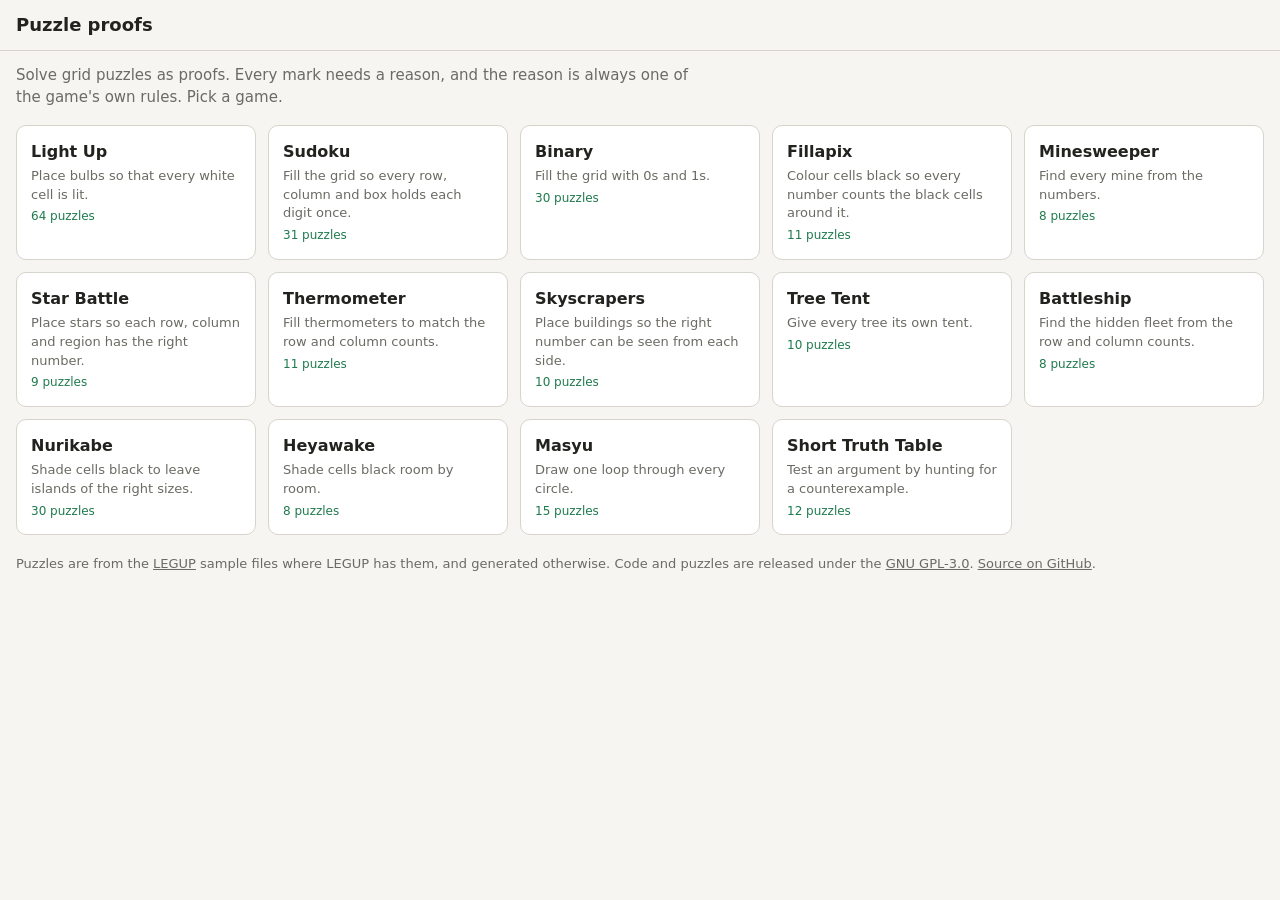
<file: index.html>
<!doctype html>
<html lang="en">
<head>
<meta charset="utf-8">
<meta name="viewport" content="width=device-width, initial-scale=1">
<title>Puzzle proofs</title>
<link rel="stylesheet" href="style.css?v=21">
</head>
<body>
<canvas id="fx"></canvas>

<div id="win" role="dialog" aria-modal="true" aria-labelledby="win-title">
  <div class="card">
    <h2 id="win-title">Solved!</h2>
    <p id="win-text"></p>
    <label for="win-pick">Next puzzle</label>
    <select id="win-pick"></select>
    <div class="row">
      <button id="win-close">Stay here</button>
      <button id="win-start" class="primary">Start</button>
    </div>
  </div>
</div>

<section id="home">
  <header><h1>Puzzle proofs</h1></header>
  <p class="lead">Solve grid puzzles as proofs. Every mark needs a reason, and the reason is always one of the game's own rules. Pick a game.</p>
  <div id="cards"></div>
  <footer id="foot-home"></footer>
</section>

<section id="play" hidden>
  <header>
    <button id="to-home">All games</button>
    <h1 id="game-title"></h1>
    <label>Puzzle <select id="pick"></select></label>
    <button id="restart">Restart</button>
    <button id="to-make">New puzzle…</button>
    <button id="del-mine" hidden>Delete this puzzle</button>
    <button id="show-demo">Show demo</button>
    <button id="copystate">Copy State as Text</button>
  </header>
  <main>
    <div class="left">
      <div class="tools" id="tools">
        <div class="group"><span>Click does</span>
          <button id="m-deduce" class="on">Deduce</button>
          <button id="m-suppose">Assume…</button>
          <button id="m-split">Case split…</button>
        </div>
        <div class="group" id="hint-group"><button id="hint-btn">Hint</button><div id="hint-text" hidden></div></div>
        <div class="group" id="marks"></div>
      </div>
      <div id="board"></div>
      <div id="hint"></div>
      <div id="msg"></div>
      <div id="solved"><span id="solved-text"></span><button id="next">Choose next puzzle</button></div>
      <details open id="d-rules">
        <summary>Game rules</summary>
        <ul id="rules"></ul>
      </details>
      <details id="d-controls">
        <summary>Proof controls</summary>
        <ul>
          <li>Every mark needs a reason. Click the clue that is your reason. The cells that rule talks about get a dashed outline.</li>
          <li>Row and column rules are cited from the edge of the board: click the number beside the row or below the column, or the row number or column letter. Some cells carry more than one rule of their own. Click such a cell again to move to its next rule.</li>
          <li>Then mark an outlined cell. "Mark as" shows what the left and right mouse buttons place. The step is accepted only if that one rule forces it. <kbd>Esc</kbd> drops the cited clue.</li>
          <li>The game applies the tedious consequences for you. The rules list says which ones.</li>
          <li><b>Undo</b> takes back one action at a time.</li>
          <li><b>Hint</b> says whether any single rule forces something right now. It boxes the cell in green, cites the rule for you, and writes both beside the button. It does not say what goes in the cell. It also points out a broken rule inside an assumption.</li>
          <li>Each level of nesting has its own colour, on the board and in the proof: an assumption inside a case is a different colour from the case.</li>
          <li><b>Assume</b> opens an assumption, shown in purple. If a rule becomes impossible inside it, click that clue and press "This rule is broken". The assumption closes and its opposite is proved.</li>
          <li><b>Case split</b> and "Cases from this rule" open cases side by side. Click a case to work in it. A contradiction closes a case. "End cases" keeps whatever is true in every open case.</li>
        </ul>
      </details>
    </div>
    <div class="right">
      <div id="demo" hidden>
        <div id="demo-count"></div>
        <div id="demo-text"></div>
        <div class="acts">
          <span class="more">Choosing a puzzle at the top also skips the demo.</span>
          <button id="demo-skip">Skip demo</button>
          <button id="demo-next" class="primary">Next</button>
        </div>
      </div>
      <div class="tools">
        <h2>Proof</h2>
        <button id="undo">Undo</button>
        <button id="endcases">End cases</button>
        <button id="discard">Discard assumption</button>
      </div>
      <div id="proof"></div>
    </div>
  </main>
  <footer id="foot-play"></footer>
</section>

<section id="make" hidden>
  <header>
    <button id="mk-back">Back to puzzles</button>
    <h1 id="mk-title"></h1>
  </header>
  <main>
    <div class="left">
      <div class="tools" id="mk-start">
        <div class="group"><span>Start from</span>
          <select id="mk-size"></select>
          <button id="mk-blank">Blank board</button>
          <button id="mk-copy">Copy of the current puzzle</button>
        </div>
        <div class="group" id="mk-gen"><span>Or generate</span>
          <select id="mk-want">
            <option value="direct">Easy: direct steps only</option>
            <option value="some">Medium: 1 or 2 assumptions</option>
            <option value="many">Hard: 3 or more assumptions</option>
            <option value="any">Any difficulty</option>
          </select>
          <button id="mk-generate">Generate</button>
        </div>
      </div>
      <div class="tools"><div class="group" id="mk-tools"></div></div>
      <div id="mk-fields"></div>
      <div id="mk-board"></div>
      <div id="mk-note"></div>
    </div>
    <div class="right">
      <div class="tools">
        <h2>Check</h2>
        <button id="mk-check">Check board</button>
        <button id="mk-cancel" hidden>Cancel</button>
        <button id="mk-save" class="primary">Save and play</button>
      </div>
      <div id="mk-result"></div>
      <details id="d-text">
        <summary>Puzzle as text</summary>
        <p>This text is the whole puzzle. Copy it to share the puzzle, or paste one here and press "Load from text".</p>
        <textarea id="mk-text" spellcheck="false"></textarea>
        <div class="acts"><button id="mk-load">Load from text</button><button id="mk-copytext">Copy text</button></div>
      </details>
    </div>
  </main>
</section>

<script src="core.js?v=21"></script>
<script src="games/lightup.js?v=21"></script>
<script src="games/counting.js?v=21"></script>
<script src="games/numbers.js?v=21"></script>
<script src="games/treetent.js?v=21"></script>
<script src="games/regions.js?v=21"></script>
<script src="games/masyu.js?v=21"></script>
<script src="games/truthtable.js?v=21"></script>
<script src="gen.js?v=21"></script>
<script src="editor.js?v=21"></script>
<script src="puzzles/all.js?v=21"></script>
<script src="ui.js?v=21"></script>
</body>
</html>
</file>
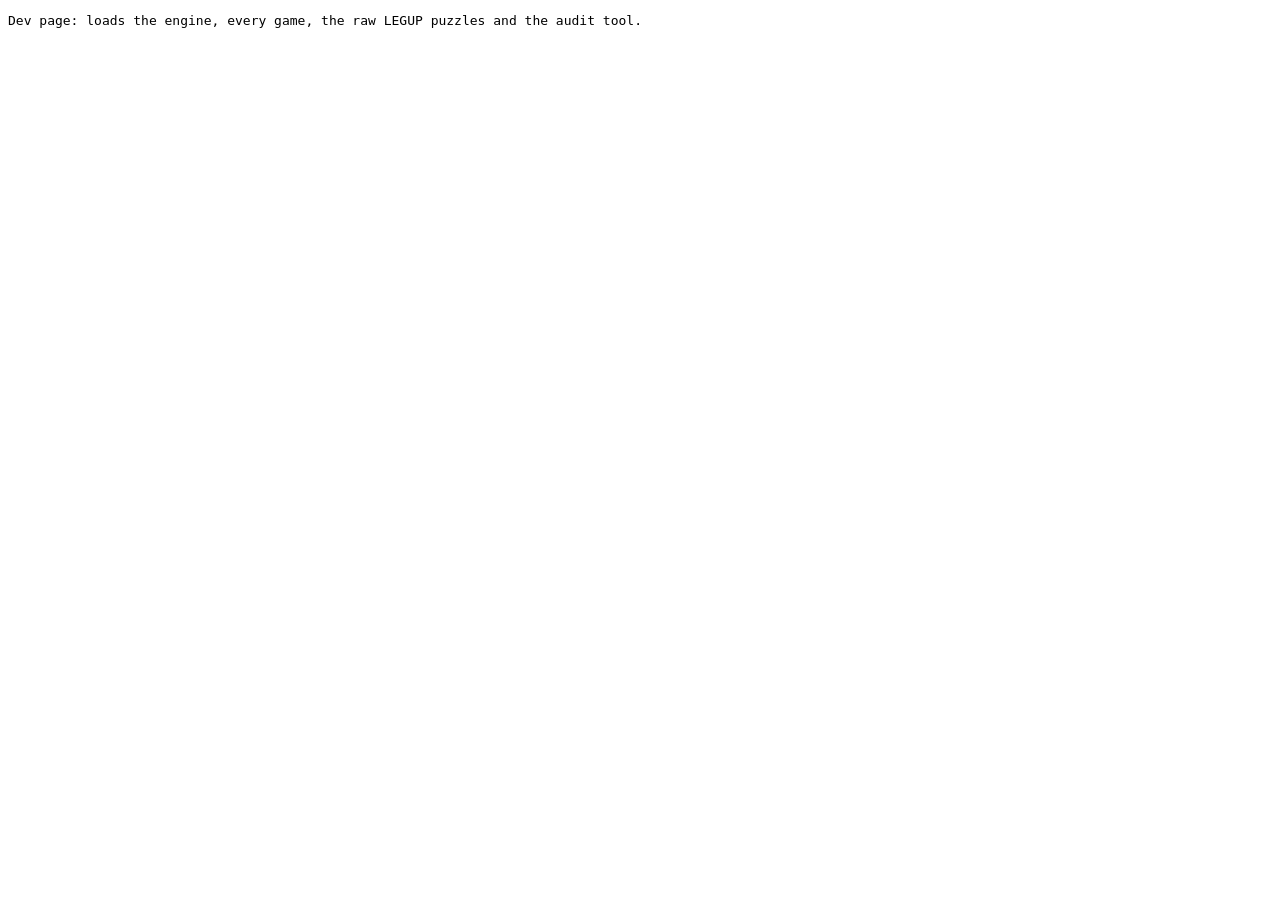
<file: dev.html>
<!doctype html>
<meta charset="utf-8">
<title>Puzzle proofs dev page</title>
<pre id="out">Dev page: loads the engine, every game, the raw LEGUP puzzles and the audit tool.</pre>
<script src="core.js"></script>
<script src="games/lightup.js"></script>
<script src="games/counting.js"></script>
<script src="games/numbers.js"></script>
<script src="games/treetent.js"></script>
<script src="games/regions.js"></script>
<script src="games/masyu.js"></script>
<script src="games/truthtable.js"></script>
<script src="puzzles/raw.js"></script>
<script src="tools/audit.js"></script>
<script src="gen.js"></script>
<script src="puzzles/all.js"></script>
<script src="tools/analyze.js"></script>
</file>
<file: style.css>
:root {
  --bg: #f6f5f1; --panel: #ffffff; --ink: #22221f; --muted: #6b6a64; --line: #d6d4cb;
  --wall: #2b2b29; --wall-ink: #ffffff; --cell: #ffffff; --unknown: #dddbd2; --lit: #fff3b0; --bulb: #f2a900;
  --grass: #cfe8b9; --water: #cfe6f5; --ship: #5b6b7a; --fill: #d9534f; --tree: #2f7d32; --tent: #e0a030; --star: #e7b416;
  --scope: #2f7dd1; --anchor: #0c447c; --hyp: #7f57d6; --ok: #1f7a4d; --err: #b3261e; --btn: #eceae3; --thick: #22221f;
}
@media (prefers-color-scheme: dark) {
  :root {
    --bg: #1c1c1a; --panel: #262624; --ink: #ecebe5; --muted: #a09f97; --line: #55544e;
    --wall: #0d0d0c; --wall-ink: #ecebe5; --cell: #4a4a46; --unknown: #33332f; --lit: #6b5c1c; --bulb: #ffc533;
    --grass: #2f4a26; --water: #24425a; --ship: #a9b7c4; --fill: #e0605c; --tree: #5fbf63; --tent: #f0b040; --star: #ffd23f;
    --scope: #6fb0f2; --anchor: #b5d4f4; --hyp: #b39cf0; --ok: #6fd3a0; --err: #ff8a80; --btn: #34342f; --thick: #ecebe5;
  }
}
* { box-sizing: border-box; }
body { margin: 0; background: var(--bg); color: var(--ink); font: 15px/1.45 system-ui, sans-serif; }
header { display: flex; flex-wrap: wrap; align-items: center; gap: 10px 14px; padding: 12px 16px; border-bottom: 1px solid var(--line); }
h1 { font-size: 18px; margin: 0; font-weight: 600; }
h2 { font-size: 15px; margin: 0 auto 0 0; font-weight: 600; }
select, button { font: inherit; color: inherit; }
select { padding: 5px 8px; border: 1px solid var(--line); border-radius: 6px; background: var(--panel); max-width: 240px; }
button { padding: 5px 10px; border: 1px solid var(--line); border-radius: 6px; background: var(--btn); cursor: pointer; white-space: nowrap; }
button:hover:not(:disabled) { border-color: var(--muted); }
button:disabled { opacity: .45; cursor: default; }
button.on, button.primary { background: var(--anchor); color: var(--bg); border-color: var(--anchor); }
button.primary { font-weight: 600; }
footer { padding: 4px 16px 20px; color: var(--muted); font-size: 13px; }
footer a { color: inherit; }

#home .lead { padding: 14px 16px 0; margin: 0; max-width: 720px; color: var(--muted); }
#cards { display: grid; grid-template-columns: repeat(auto-fill, minmax(200px, 1fr)); gap: 12px; padding: 16px; }
.gcard { text-align: left; white-space: normal; padding: 14px; background: var(--panel); border-radius: 10px; display: flex; flex-direction: column; gap: 4px; }
.gcard b { font-size: 16px; }
.gcard span { color: var(--muted); font-size: 13px; }
.gcard i { font-style: normal; font-size: 12px; color: var(--ok); }

main { display: grid; grid-template-columns: min-content minmax(0, 1fr); gap: 20px; padding: 16px; align-items: start; }
.left { width: min-content; }
.right { min-width: 0; position: sticky; top: 12px; max-height: calc(100vh - 24px); display: flex; flex-direction: column; }
.right > * { flex: none; }
.right > #proof { flex: 1 1 auto; min-height: 120px; overflow: auto; }
@media (max-width: 520px) {
  main { grid-template-columns: minmax(0, 1fr); }
  .right { position: static; max-height: none; }
  .right > #proof { max-height: 60vh; }
}
.tools { display: flex; flex-wrap: wrap; gap: 6px 14px; margin-bottom: 10px; align-items: center; }
#tools { min-width: 345px; }
.group { display: flex; flex-wrap: wrap; gap: 4px; align-items: center; }
.group > span { color: var(--muted); font-size: 13px; margin-right: 2px; white-space: nowrap; }
#marks button.digit { min-width: 30px; padding: 5px 0; }
#marks .note { flex-basis: 100%; }

#board, #mk-board { user-select: none; width: max-content; max-width: 100%; touch-action: none; }
#board svg, #mk-board svg { display: block; }
#board text, #mk-board text { font-family: system-ui, sans-serif; fill: var(--ink); }
.lab { fill: var(--muted) !important; font-size: 12px; }
.lab.click, .clue { cursor: pointer; }
.clue { font-weight: 600; }
/* One colour per level of nesting, repeating after four levels. */
.d1 { --hyp: #7f57d6; } .d2 { --hyp: #0b8a74; } .d3 { --hyp: #c2620a; } .d4 { --hyp: #c2318b; }
@media (prefers-color-scheme: dark) { .d1 { --hyp: #b39cf0; } .d2 { --hyp: #5fd3bd; } .d3 { --hyp: #f0a35a; } .d4 { --hyp: #f08cc8; } }
.c-bg { fill: var(--cell); stroke: var(--line); stroke-width: 1; }
.c-bg.wall, .c-bg.black { fill: var(--wall); }
.c-bg.unknown { fill: var(--unknown); }
.c-bg.lit { fill: var(--lit); }
.c-bg.grass { fill: var(--grass); }
.c-bg.water { fill: var(--water); }
.c-bg.blank { fill: none; stroke: none; }
.c-bg.tru { fill: var(--grass); }
.c-bg.fal { fill: #f3c9c6; }
@media (prefers-color-scheme: dark) { .c-bg.fal { fill: #5a2b29; } }
.cellg { cursor: pointer; }
text.walltext { fill: var(--wall-ink) !important; font-weight: 600; }
text.given { font-weight: 700; }
text.cand { fill: var(--muted) !important; }
.xmark { stroke: var(--muted); stroke-width: 2; stroke-linecap: round; fill: none; }
.hyp text.val, .hyp text.walltext { fill: var(--hyp) !important; }
.hyp .xmark { stroke: var(--hyp); }
.hyp .icon-stroke { stroke: var(--hyp); stroke-dasharray: 2.2 1.6; }
.assumed-box { fill: none; stroke: var(--hyp); stroke-width: 3; }
.scope-box { fill: none; stroke: var(--scope); stroke-width: 2; stroke-dasharray: 5 4; pointer-events: none; }
.anchor-box { fill: none; stroke: var(--anchor); stroke-width: 3; pointer-events: none; }
.hl-box { fill: none; stroke: var(--ok); stroke-width: 3; pointer-events: none; }
.region { stroke: var(--thick); stroke-width: 2.6; stroke-linecap: square; fill: none; pointer-events: none; }
.frame { fill: none; stroke: var(--thick); stroke-width: 2; pointer-events: none; }
.edge-hit { stroke: transparent; stroke-width: 14; cursor: pointer; }
.edge-on { stroke: var(--ink); stroke-width: 4; stroke-linecap: round; pointer-events: none; }
.edge-on.hyp-edge { stroke: var(--hyp); }
.edge-x { stroke: var(--muted); stroke-width: 1.6; pointer-events: none; }
.link { stroke: var(--tent); stroke-width: 4; stroke-linecap: round; pointer-events: none; }
.drag-line { stroke: var(--scope); stroke-width: 3; stroke-dasharray: 4 4; pointer-events: none; }

#hint, #demo, #mk-result { margin-top: 12px; padding: 10px 12px; background: var(--panel); border: 1px solid var(--line); border-radius: 8px; }
#demo { border: 2px solid var(--anchor); }
#demo-count { color: var(--muted); font-size: 13px; margin-bottom: 4px; }
#demo-text ul { margin: 6px 0 0; padding-left: 20px; }
#demo-text li { margin: 3px 0; }
.acts { display: flex; flex-wrap: wrap; gap: 6px; margin-top: 8px; }
#demo .acts { justify-content: flex-end; }
#hint .rule { margin-bottom: 6px; }
#hint .more { color: var(--muted); font-size: 13px; }
#msg { margin-top: 8px; min-height: 1.4em; }
#msg.err { color: var(--err); } #msg.ok { color: var(--ok); }
#solved { display: none; margin-top: 10px; padding: 10px 12px; border: 2px solid var(--ok); border-radius: 8px; color: var(--ok); font-weight: 600; }
#solved button { margin-left: 10px; font-weight: 600; }

#proof { background: var(--panel); border: 1px solid var(--line); border-radius: 8px; padding: 10px 12px; }
.ln { display: flex; gap: 8px; padding: 2px 4px; border-radius: 4px; }
.ln:hover { background: var(--btn); }
.ln .n { color: var(--muted); min-width: 1.8em; text-align: right; flex: none; }
.ln .why { color: var(--muted); margin-left: auto; padding-left: 12px; text-align: right; }
.box { border-left: 3px solid var(--hyp); margin: 6px 0 6px 8px; padding: 2px 0 2px 8px; border-radius: 2px; cursor: pointer; }
.box.active { background: color-mix(in srgb, var(--hyp) 10%, transparent); }
.box.shut { border-left-color: var(--err); opacity: .8; }
.box > .head { font-weight: 600; color: var(--hyp); padding: 2px 4px; }
.box.shut > .head { color: var(--err); }
.bot { color: var(--err); padding: 2px 4px; font-weight: 600; }
.caseshead { color: var(--muted); padding: 4px 4px 0; font-style: italic; }
/* Cases sit side by side as columns of equal width, never stacked. With many cases the row scrolls sideways. */
.branches { display: grid; grid-auto-flow: column; grid-auto-columns: minmax(132px, 1fr); gap: 8px; align-items: start; overflow-x: auto; padding-bottom: 2px; }
.branches > .box { margin: 6px 0; min-width: 0; }
.branches .ln { flex-wrap: wrap; column-gap: 6px; }
.branches .ln .n { min-width: 1.4em; }
.branches .ln > span:nth-child(2) { flex: 1 1 0; min-width: 0; }
.branches .ln .why { flex-basis: 100%; margin-left: 0; padding-left: 1.9em; text-align: left; font-size: 13px; }
.empty { color: var(--muted); padding: 2px 4px; }
details { margin-top: 14px; color: var(--muted); }
details summary { cursor: pointer; color: var(--ink); font-weight: 600; }
details ul { margin: 6px 0 0; padding-left: 20px; }
details li { margin: 4px 0; }
kbd { border: 1px solid var(--line); border-radius: 4px; padding: 0 4px; font: inherit; font-size: 13px; }

#fx { position: fixed; inset: 0; width: 100%; height: 100%; pointer-events: none; z-index: 50; }
#win { display: none; position: fixed; inset: 0; z-index: 40; background: rgba(0, 0, 0, .35); align-items: center; justify-content: center; padding: 16px; }
#win.show { display: flex; }
#win .card { background: var(--panel); border: 1px solid var(--line); border-radius: 12px; padding: 22px 24px; width: min(360px, 100%); text-align: center; }
#win h2 { font-size: 40px; line-height: 1.1; margin: 0 0 8px; color: var(--ok); font-weight: 800; }
#win p { margin: 0 0 16px; color: var(--muted); }
#win label { display: block; text-align: left; font-size: 13px; color: var(--muted); margin-bottom: 4px; }
#win select { width: 100%; max-width: none; padding: 8px; margin-bottom: 14px; }
#win .row { display: flex; gap: 8px; justify-content: flex-end; }
#win .row button { padding: 7px 16px; }
@media (prefers-reduced-motion: no-preference) {
  #win.show .card { animation: pop .45s cubic-bezier(.2, 1.6, .4, 1); }
  #win.show h2 { animation: pop .6s cubic-bezier(.2, 1.8, .4, 1); }
  @keyframes pop { from { transform: scale(.5); opacity: 0; } to { transform: scale(1); opacity: 1; } }
}

/* New puzzle screen */
#mk-tools button { padding: 4px 8px; }
#mk-fields label { display: block; margin: 0 0 10px; color: var(--muted); font-size: 13px; max-width: 420px; }
#mk-fields input, #mk-fields textarea, #mk-text { display: block; width: 100%; margin-top: 4px; padding: 6px 8px; font: 14px/1.4 ui-monospace, monospace; color: var(--ink); background: var(--panel); border: 1px solid var(--line); border-radius: 6px; }
#mk-fields textarea { min-height: 110px; }
#mk-text { min-height: 150px; }
#mk-note { margin-top: 10px; color: var(--muted); max-width: 460px; }
#mk-result { margin-top: 0; }
#mk-result .bad { color: var(--err); } #mk-result .good { color: var(--ok); font-weight: 600; }
#make details p { margin: 6px 0; }
#make .left { min-width: 380px; }
#mk-start { gap: 8px 14px; }
#hint-group { flex-basis: 100%; align-items: flex-start; flex-wrap: nowrap; gap: 8px; }
#hint-text { flex: 1 1 auto; padding: 5px 10px; border: 1px solid var(--ok); border-radius: 6px; color: var(--ok); background: var(--panel); font-size: 14px; }
/* The demo box sits at the top of the proof column, where the steps it describes appear. */
.right > #demo { margin: 0 0 12px; background: color-mix(in srgb, var(--anchor) 8%, var(--panel)); font-size: 16px; }
#demo .acts { align-items: center; }
#demo .acts .more { margin-right: auto; color: var(--muted); font-size: 13px; }
#demo-count { font-weight: 600; color: var(--anchor); }
</file>
